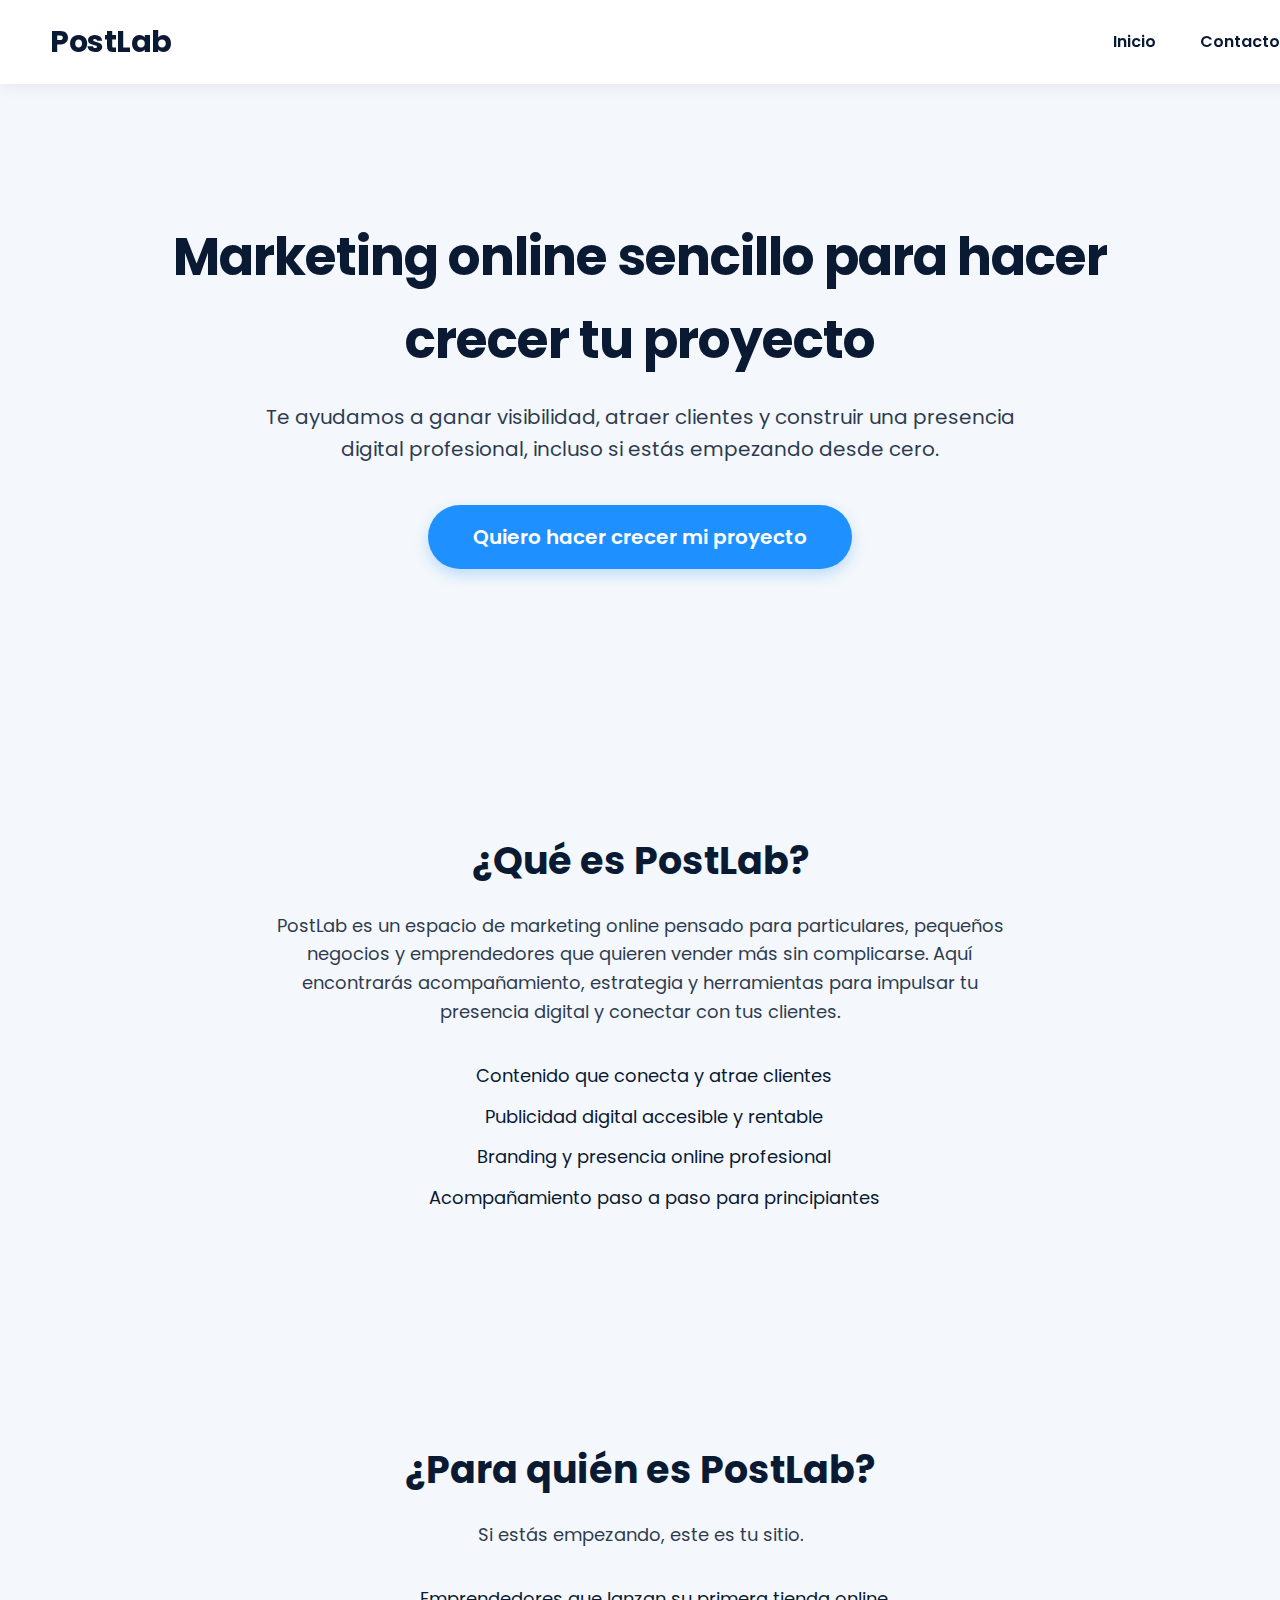
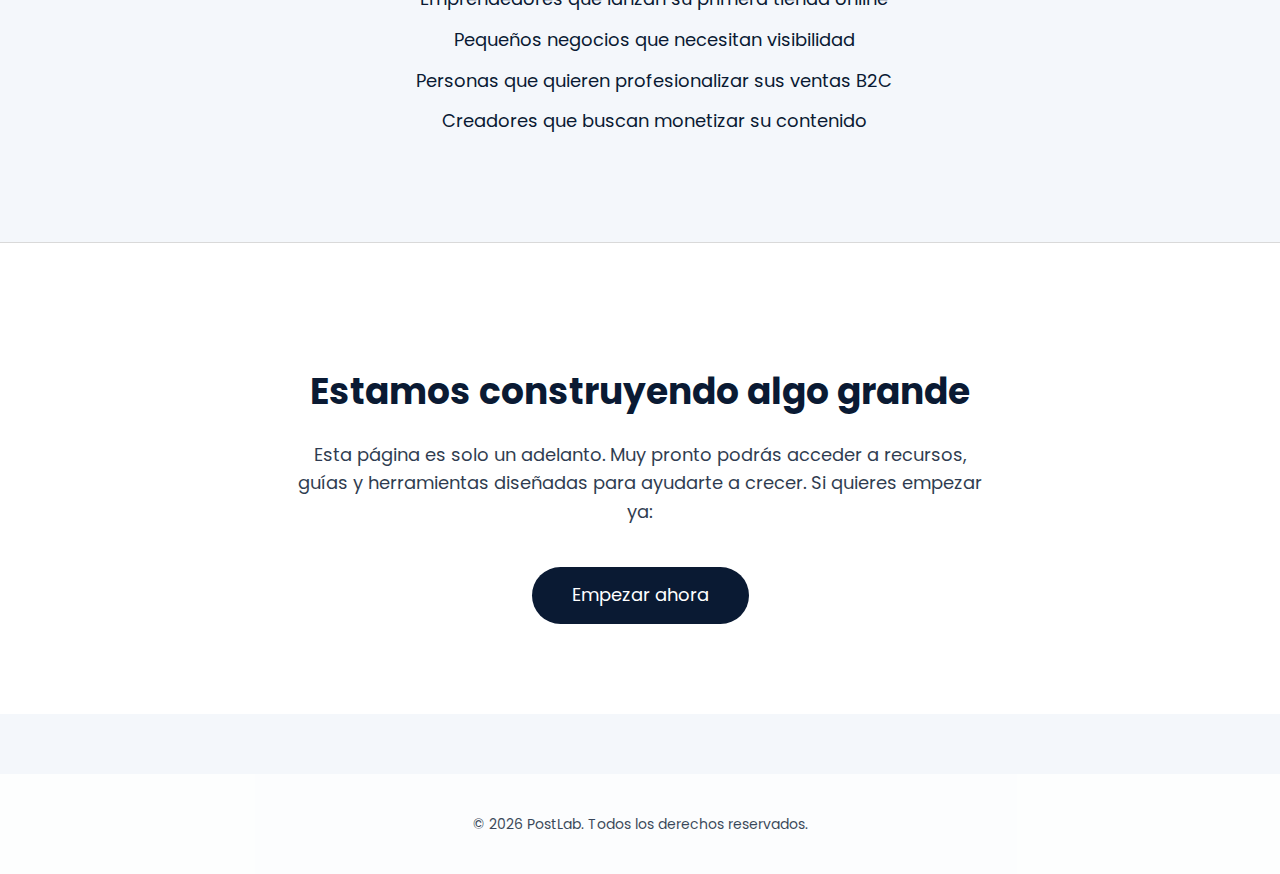
<file: index.html>
<!DOCTYPE html>
<html lang="es">
<head>
    <meta charset="UTF-8">
    <meta name="viewport" content="width=device-width, initial-scale=1.0">
    <title>PostLab</title>
    <link rel="stylesheet" href="styles.css">
</head>

<body>

<header class="menu">
    <div class="logo">
        <h2>PostLab</h2>
    </div>

    <!-- Botón del menú móvil -->
    <button class="desplegable" onclick="toggleMenu()">☰</button>

    <nav class="linksmenu" id="menuLinks">
        <a href="index.html">Inicio</a>
        <a href="contacto.html">Contacto</a>
    </nav>
</header>


<main>

<!-- HERO -->
<section class="hero">
    <h1>Marketing online sencillo para hacer crecer tu proyecto</h1>
    <p>
        Te ayudamos a ganar visibilidad, atraer clientes y construir una presencia digital profesional,
        incluso si estás empezando desde cero.
    </p>

    <a href="contacto.html" class="botonprincipal">Quiero hacer crecer mi proyecto</a>
</section>

<!-- QUÉ ES POSTLAB -->
<section class="info">
    <h2>¿Qué es PostLab?</h2>
    <p>
        PostLab es un espacio de marketing online pensado para particulares, pequeños negocios y emprendedores
        que quieren vender más sin complicarse. Aquí encontrarás acompañamiento, estrategia y herramientas
        para impulsar tu presencia digital y conectar con tus clientes.
    </p>

    <ul>
        <li>Contenido que conecta y atrae clientes</li>
        <li>Publicidad digital accesible y rentable</li>
        <li>Branding y presencia online profesional</li>
        <li>Acompañamiento paso a paso para principiantes</li>
    </ul>
</section>

<!-- PARA QUIÉN ES -->
<section class="info">
    <h2>¿Para quién es PostLab?</h2>
    <p>
        Si estás empezando, este es tu sitio.
    </p>

    <ul>
        <li>Emprendedores que lanzan su primera tienda online</li>
        <li>Pequeños negocios que necesitan visibilidad</li>
        <li>Personas que quieren profesionalizar sus ventas B2C</li>
        <li>Creadores que buscan monetizar su contenido</li>
    </ul>
</section>

<!-- CTA FINAL -->
<section class="comingsoon">
    <h2>Estamos construyendo algo grande</h2>
    <p>
        Esta página es solo un adelanto. Muy pronto podrás acceder a recursos, guías y herramientas diseñadas
        para ayudarte a crecer. Si quieres empezar ya:
    </p>

    <a href="contacto.html" class="botonsecundario">Empezar ahora</a>
</section>

</main>

<footer class="footer">
    <p>© 2026 PostLab. Todos los derechos reservados.</p>
</footer>

<script>
function toggleMenu() {
    document.getElementById("menuLinks").classList.toggle("active");
}
</script>

</body>
</html>
</file>
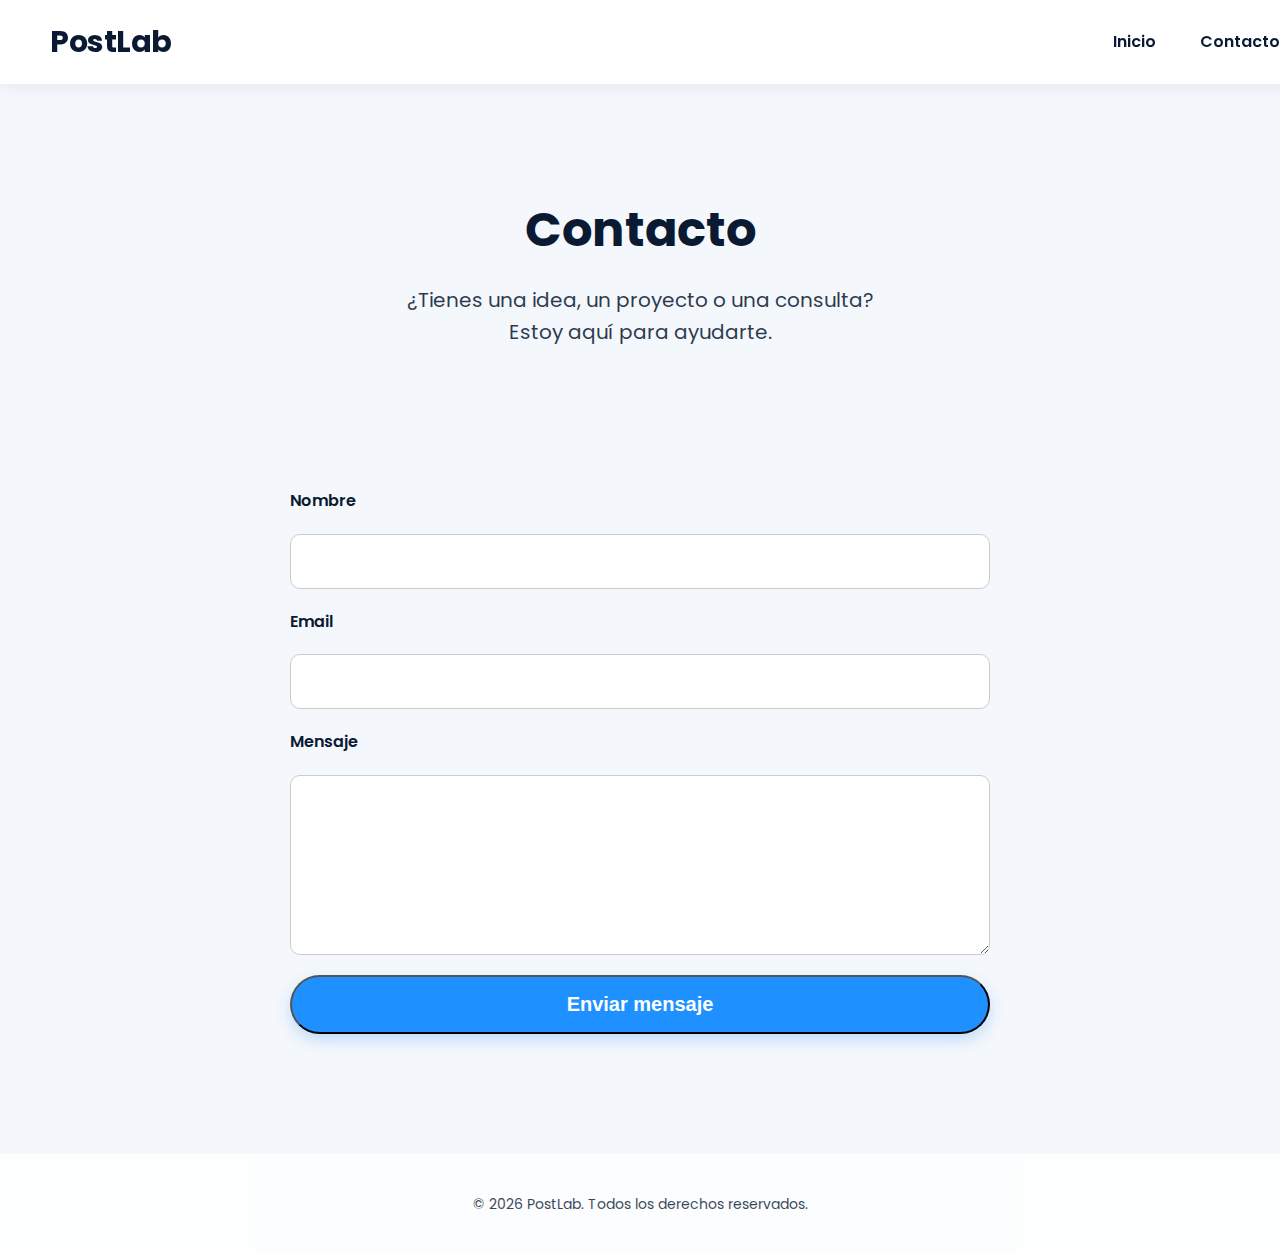
<file: contacto.html>
<!DOCTYPE html>
<html lang="es">
<head>
    <meta charset="UTF-8">
    <meta name="viewport" content="width=device-width, initial-scale=1.0">
    <title>Contacto | PostLab</title>
    <link rel="stylesheet" href="styles.css">
</head>

<body>

<header class="menu">
    <div class="logo">
        <h2>PostLab</h2>
    </div>

    <button class="desplegable" onclick="toggleMenu()">☰</button>

    <nav class="linksmenu" id="menuLinks">
        <a href="index.html">Inicio</a>
        <!--<a href="postlab.html">PostLab</a> PENDIENTE-->
        <a href="contacto.html">Contacto</a>
    </nav>
</header>

<main>

<section class="contacto-hero">
    <h1>Contacto</h1>
    <p>¿Tienes una idea, un proyecto o una consulta? <br>Estoy aquí para ayudarte.</p>
</section>

<section class="contacto-formulario">
    <form action="https://formsubmit.co/rocio.rr.1991@gmail.com" method="POST"> 
        
        <label>Nombre</label>
        <input type="text" name="nombre" required>

        <label>Email</label>
        <input type="email" name="email" required>

        <label>Mensaje</label>
        <textarea name="mensaje" rows="6" required></textarea>

        <button type="submit" class="botonprincipal">Enviar mensaje</button>
    </form>
</section>

</main>

<footer class="footer">
    <p>© 2026 PostLab. Todos los derechos reservados.</p>
</footer>

<script>
function toggleMenu() {
    document.getElementById("menuLinks").classList.toggle("active");
}
</script>
    <script src="contacto.js"></script>

</body>
</html>
</file>
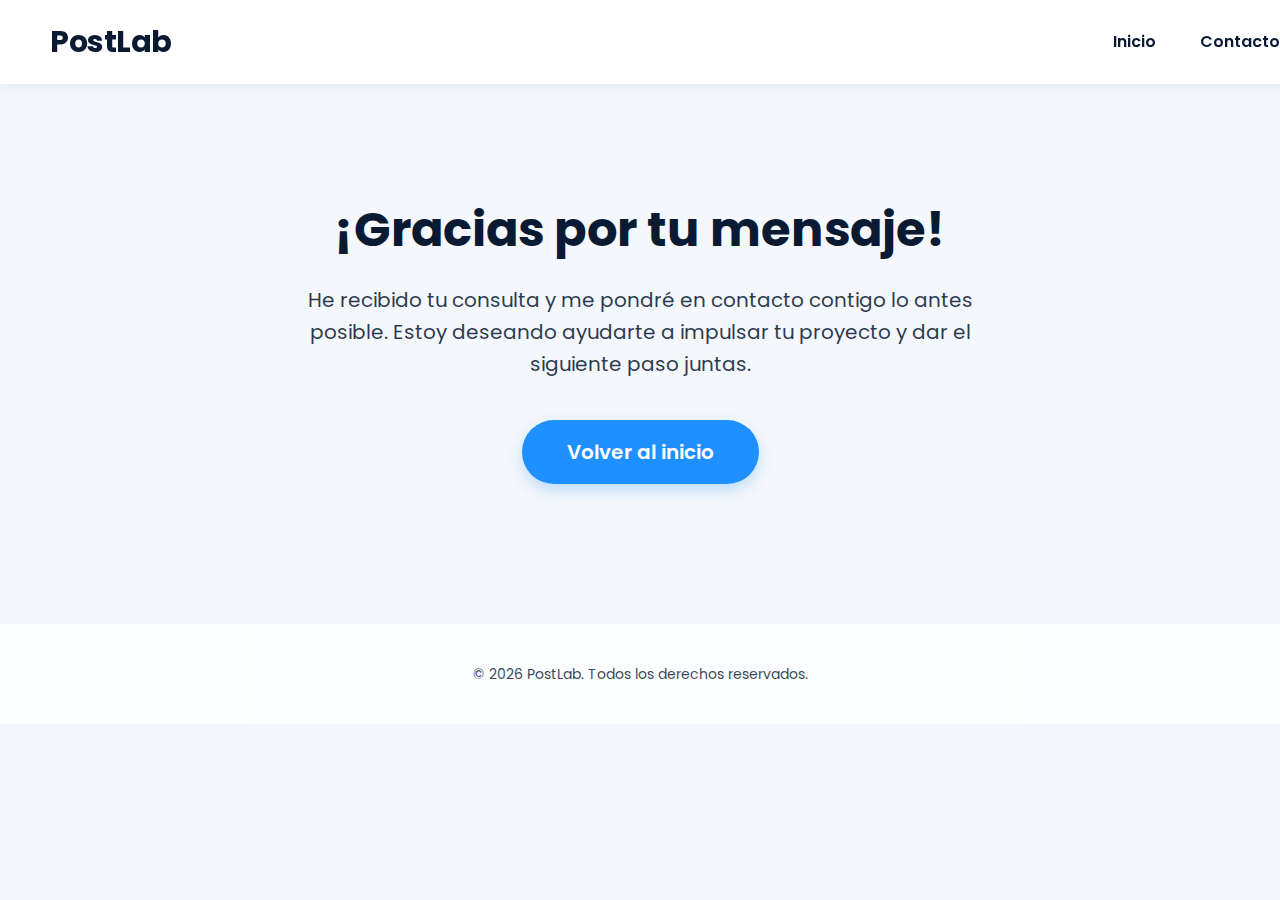
<file: gracias.html>
<!DOCTYPE html>
<html lang="es">
<head>
    <meta charset="UTF-8">
    <meta name="viewport" content="width=device-width, initial-scale=1.0">
    <title>Gracias | PostLab</title>
    <link rel="stylesheet" href="styles.css">
</head>

<body>

<header class="menu">
    <div class="logo">
        <h2>PostLab</h2>
    </div>


    <button class="desplegable" onclick="toggleMenu()">☰</button>

    <nav class="linksmenu" id="menuLinks">
        <a href="index.html">Inicio</a>
        <a href="contacto.html">Contacto</a>
    </nav>
</header>


<main>

<section class="contacto-hero">
    <h1>¡Gracias por tu mensaje!</h1>
    <p>
        He recibido tu consulta y me pondré en contacto contigo lo antes posible.  
        Estoy deseando ayudarte a impulsar tu proyecto y dar el siguiente paso juntas.
    </p>

    <a href="index.html" class="botonprincipal" style="margin-top:40px;">
        Volver al inicio
    </a>
</section>

</main>

<footer class="footer">
    <p>© 2026 PostLab. Todos los derechos reservados.</p>
</footer>

</body>
</html>
</file>
<file: styles.css>
@import url('https://fonts.googleapis.com/css2?family=Poppins:wght@300;400;600;700&display=swap');

:root {
    --azul-oscuro: #0a1a33;
    --azul-acento: #1e90ff;
    --gris-fondo: #f4f7fb;
    --gris-medio: #d9d9d9;
    --blanco: #ffffff;
}

/* GENERAL */
body {
    margin: 0;
    font-family: 'Poppins', sans-serif;
    background-color: var(--gris-fondo);
    color: var(--azul-oscuro);
    line-height: 1.6;
}

/* MENÚ */
.menu {
    background: var(--blanco);
    display: flex;
    justify-content: space-between;
    align-items: center;
    padding: 18px 50px;
    position: fixed;
    width: 100%;
    top: 0;
    z-index: 999;
    box-shadow: 0 4px 14px rgba(0,0,0,0.06);
}
.desplegable {
    display: none;
}
.logo h2 {
    margin: 0;
    font-size: 30px;
    font-weight: 700;
    color: var(--azul-oscuro);
    letter-spacing: -0.5px;
}

.linksmenu a {
    text-decoration: none;
    color: var(--azul-oscuro);
    font-weight: 600;
    margin-left: 30px;
    transition: 0.25s ease;
    margin-right: 10px;
}

.linksmenu a:hover {
    color: var(--azul-acento);
    transform: translateY(-2px);
}
.linksmenu {
    margin-right: 40px; /* Ajusta el valor a tu gusto */
}


/* HERO */
.hero {
    padding: 180px 10% 140px;
    text-align: center;
}

.hero h1 {
    font-size: 52px;
    margin-bottom: 20px;
    font-weight: 700;
    letter-spacing: -1px;
}

.hero p {
    font-size: 20px;
    max-width: 750px;
    margin: 0 auto 40px;
    opacity: 0.85;
}

/* BOTÓN PRINCIPAL */
.botonprincipal {
    display: inline-block;
    padding: 16px 45px;
    background-color: var(--azul-acento);
    color: var(--blanco);
    border-radius: 50px;
    font-size: 20px;
    font-weight: 600;
    text-decoration: none;
    transition: 0.3s ease;
    box-shadow: 0 6px 14px rgba(30,144,255,0.25);
}

.botonprincipal:hover {
    background-color: var(--azul-oscuro);
    transform: translateY(-4px);
    box-shadow: 0 10px 20px rgba(0,0,0,0.15);
}

/* INFO */
.info {
    padding: 90px 10%;
    text-align: center;
}

.info h2 {
    font-size: 38px;
    margin-bottom: 20px;
    font-weight: 700;
}

.info p {
    max-width: 750px;
    margin: 0 auto 30px;
    font-size: 18px;
    opacity: 0.85;
}

.info ul {
    list-style: none;
    padding: 0;
    margin-top: 35px;
}

.info li {
    font-size: 18px;
    margin-bottom: 12px;
    position: relative;
    padding-left: 28px;
}

.info li::before {
    position: absolute;
    left: 0;
    color: var(--azul-acento);
    font-size: 28px;
    line-height: 0;
}

/* COMING SOON */
.comingsoon {
    padding: 90px 10%;
    text-align: center;
    background: var(--blanco);
    border-top: 1px solid var(--gris-medio);
}

.comingsoon h2 {
    font-size: 36px;
    margin-bottom: 20px;
}

.comingsoon p {
    max-width: 700px;
    margin: 0 auto 40px;
    font-size: 18px;
    opacity: 0.85;
}

/* BOTÓN SECUNDARIO */
.botonsecundario {
    display: inline-block;
    padding: 14px 40px;
    background-color: var(--azul-oscuro);
    color: var(--blanco);
    border-radius: 50px;
    font-size: 18px;
    text-decoration: none;
    transition: 0.3s ease;
}

.botonsecundario:hover {
    background-color: var(--azul-acento);
    transform: translateY(-3px);
}

/* FOOTER */
.footer {
    text-align: center;
    padding: 25px;
    background: var(--blanco);
    font-size: 14px;
    opacity: 0.8;
    margin-top: 60px;
}


/*CONTACTO*/
/* CONTACTO */
.contacto-hero {
    padding: 160px 10% 80px;
    text-align: center;
}

.contacto-hero h1 {
    font-size: 48px;
    margin-bottom: 15px;
    color: var(--azul-oscuro);
}

.contacto-hero p {
    font-size: 20px;
    max-width: 700px;
    margin: 0 auto;
    opacity: 0.85;
}

.contacto-formulario {
    padding: 60px 10%;
    max-width: 700px;
    margin: 0 auto;
}

.contacto-formulario form {
    display: flex;
    flex-direction: column;
    gap: 20px;
}

.contacto-formulario label {
    font-weight: 600;
    color: var(--azul-oscuro);
}

.contacto-formulario input,
.contacto-formulario textarea {
    padding: 14px;
    border-radius: 10px;
    border: 1px solid #ccc;
    font-size: 16px;
    font-family: 'Poppins', sans-serif;
    background: #ffffff;
}

.contacto-formulario input:focus,
.contacto-formulario textarea:focus {
    outline: none;
    border-color: var(--azul-acento);
    box-shadow: 0 0 6px rgba(30,144,255,0.3);
}
</file>
